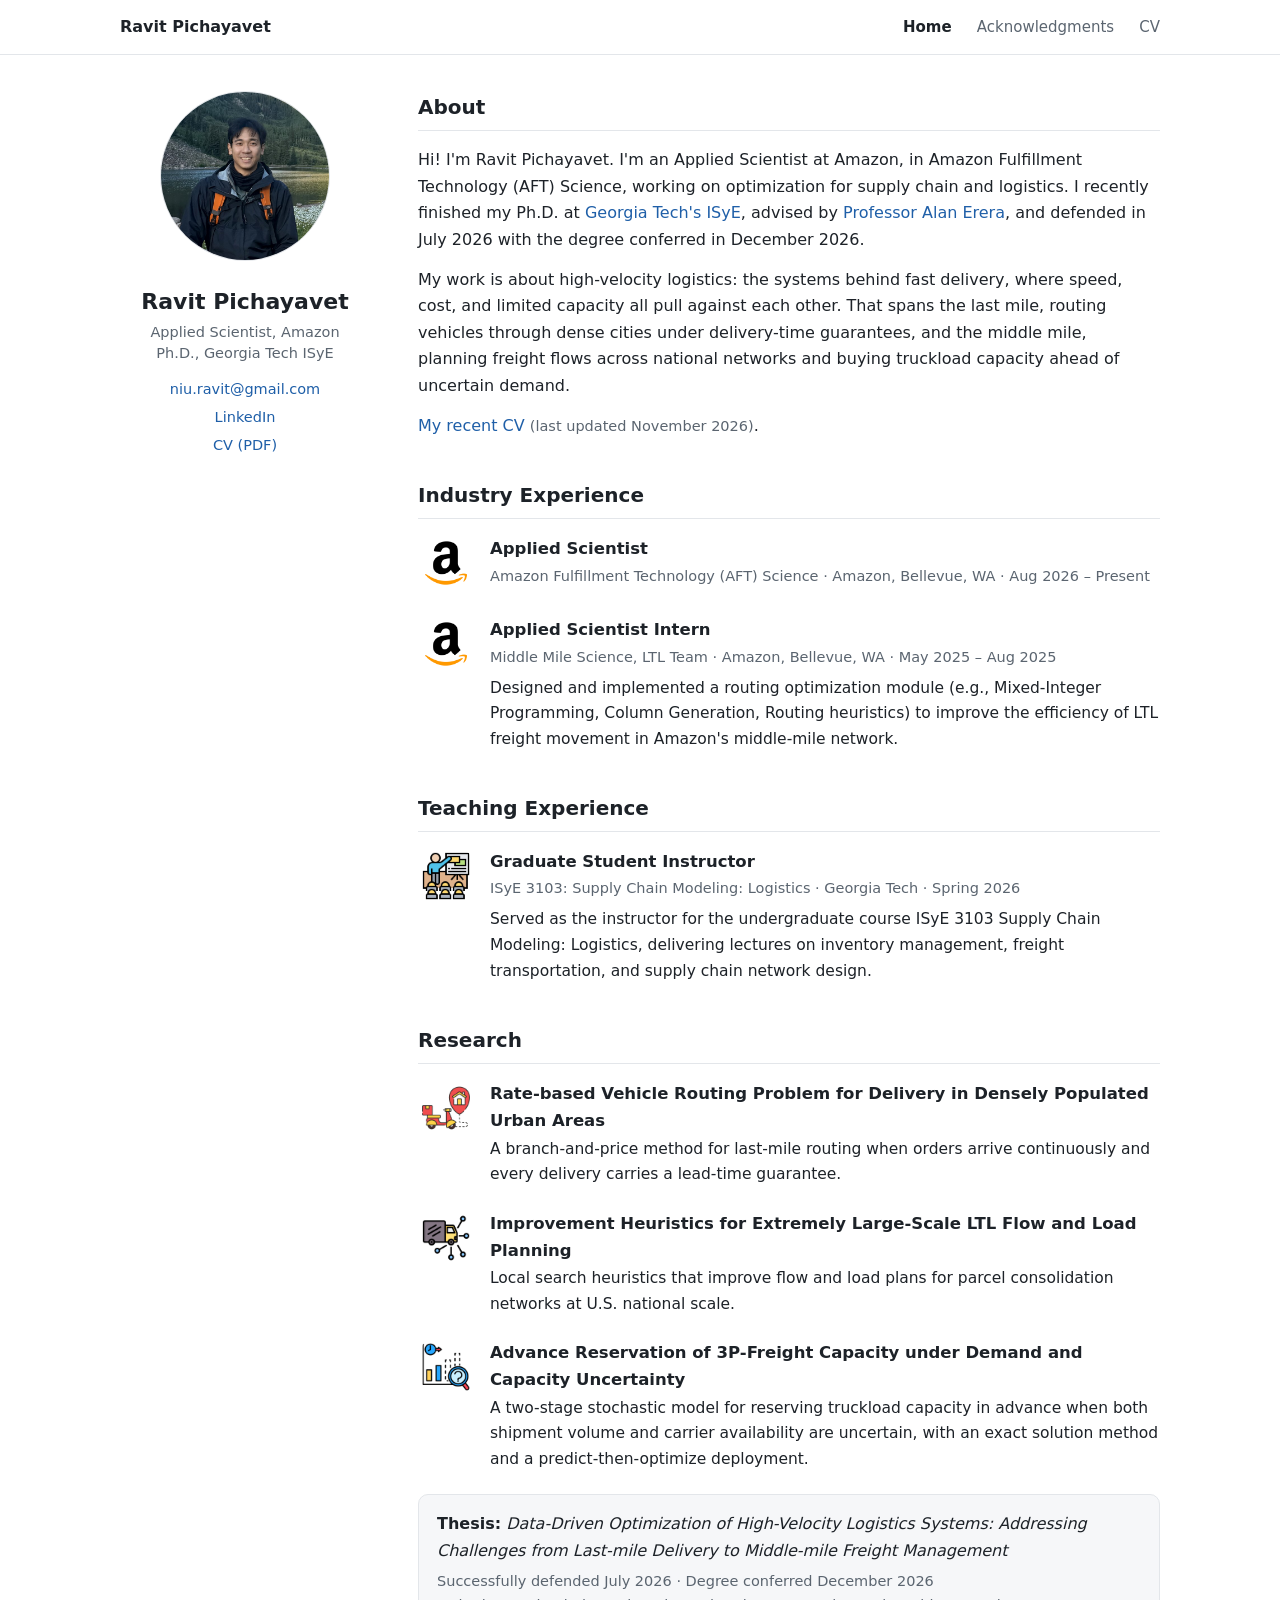
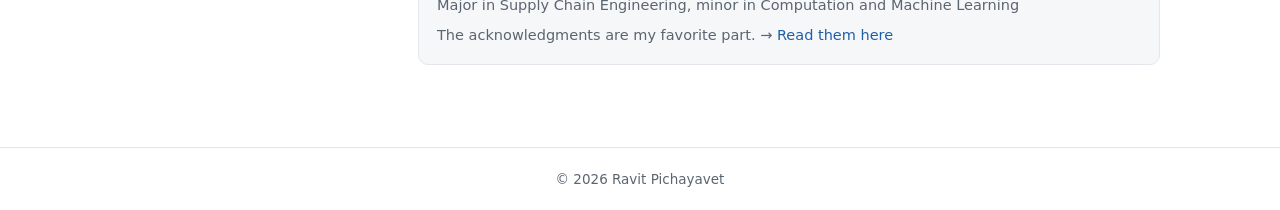
<file: index.html>
<!doctype html>
<html lang="en">
<head>
  <meta charset="utf-8">
  <meta name="viewport" content="width=device-width, initial-scale=1">
  <title>Ravit Pichayavet</title>
  <meta name="description" content="Ravit Pichayavet — Applied Scientist at Amazon. Ph.D., Georgia Tech ISyE. Optimization for supply chain and logistics.">
  <link rel="icon" href="img/profile.jpg">
  <link rel="canonical" href="https://niuravit.github.io/">
  <link rel="stylesheet" href="style.css">
</head>
<body>
  <header class="topbar">
    <div class="topbar-inner">
      <a class="brand" href="./">Ravit Pichayavet</a>
      <nav>
        <a href="./" aria-current="page">Home</a>
        <a href="acknowledgments.html">Acknowledgments</a>
        <a href="cv.pdf">CV</a>
      </nav>
    </div>
  </header>

  <div class="layout">
    <aside class="profile">
      <img src="img/profile.jpg" alt="Ravit Pichayavet">
      <h1>Ravit Pichayavet</h1>
      <p class="role">Applied Scientist, Amazon<br>Ph.D., Georgia Tech ISyE</p>
      <ul class="links">
        <li><a href="mailto:niu.ravit@gmail.com">niu.ravit@gmail.com</a></li>
        <li><a href="https://www.linkedin.com/in/rpichayavet/" target="_blank" rel="noopener">LinkedIn</a></li>
        <li><a href="cv.pdf">CV (PDF)</a></li>
      </ul>
    </aside>

    <main>
      <h2>About</h2>
      <p>Hi! I'm Ravit Pichayavet. I'm an Applied Scientist at Amazon, in Amazon Fulfillment Technology (AFT) Science, working on optimization for supply chain and logistics. I recently finished my Ph.D. at <a href="https://www.isye.gatech.edu/" target="_blank" rel="noopener">Georgia Tech's ISyE</a>, advised by <a href="https://www2.isye.gatech.edu/people/faculty/Alan_Erera/" target="_blank" rel="noopener">Professor Alan Erera</a>, and defended in July 2026 with the degree conferred in December 2026.</p>
      <p>My work is about high-velocity logistics: the systems behind fast delivery, where speed, cost, and limited capacity all pull against each other. That spans the last mile, routing vehicles through dense cities under delivery-time guarantees, and the middle mile, planning freight flows across national networks and buying truckload capacity ahead of uncertain demand.</p>
      <p><a href="cv.pdf">My recent CV</a> <span class="small">(last updated November 2026)</span>.</p>

      <h2>Industry Experience</h2>
      <div class="item">
        <img src="img/amz_logo.png" alt="">
        <div>
          <h3>Applied Scientist</h3>
          <p class="meta">Amazon Fulfillment Technology (AFT) Science · Amazon, Bellevue, WA · Aug 2026 – Present</p>
        </div>
      </div>
      <div class="item">
        <img src="img/amz_logo.png" alt="">
        <div>
          <h3>Applied Scientist Intern</h3>
          <p class="meta">Middle Mile Science, LTL Team · Amazon, Bellevue, WA · May 2025 – Aug 2025</p>
          <p>Designed and implemented a routing optimization module (e.g., Mixed-Integer Programming, Column Generation, Routing heuristics) to improve the efficiency of LTL freight movement in Amazon's middle-mile network.</p>
        </div>
      </div>

      <h2>Teaching Experience</h2>
      <div class="item">
        <img src="img/teaching.png" alt="">
        <div>
          <h3>Graduate Student Instructor</h3>
          <p class="meta">ISyE 3103: Supply Chain Modeling: Logistics · Georgia Tech · Spring 2026</p>
          <p>Served as the instructor for the undergraduate course ISyE 3103 Supply Chain Modeling: Logistics, delivering lectures on inventory management, freight transportation, and supply chain network design.</p>
        </div>
      </div>

      <h2>Research</h2>
      <div class="item">
        <img src="img/delivery-route.png" alt="">
        <div>
          <h3>Rate-based Vehicle Routing Problem for Delivery in Densely Populated Urban Areas</h3>
          <p>A branch-and-price method for last-mile routing when orders arrive continuously and every delivery carries a lead-time guarantee.</p>
        </div>
      </div>
      <div class="item">
        <img src="img/distribution.png" alt="">
        <div>
          <h3>Improvement Heuristics for Extremely Large-Scale LTL Flow and Load Planning</h3>
          <p>Local search heuristics that improve flow and load plans for parcel consolidation networks at U.S. national scale.</p>
        </div>
      </div>
      <div class="item">
        <img src="img/predictive-analysis.png" alt="">
        <div>
          <h3>Advance Reservation of 3P-Freight Capacity under Demand and Capacity Uncertainty</h3>
          <p>A two-stage stochastic model for reserving truckload capacity in advance when both shipment volume and carrier availability are uncertain, with an exact solution method and a predict-then-optimize deployment.</p>
        </div>
      </div>
      <div class="callout">
        <p><strong>Thesis:</strong> <em>Data-Driven Optimization of High-Velocity Logistics Systems: Addressing Challenges from Last-mile Delivery to Middle-mile Freight Management</em></p>
        <p class="small">Successfully defended July 2026 · Degree conferred December 2026<br>Major in Supply Chain Engineering, minor in Computation and Machine Learning</p>
        <p class="small">The acknowledgments are my favorite part. → <a href="acknowledgments.html">Read them here</a></p>
      </div>
    </main>
  </div>

  <footer>© 2026 Ravit Pichayavet</footer>
</body>
</html>
</file>
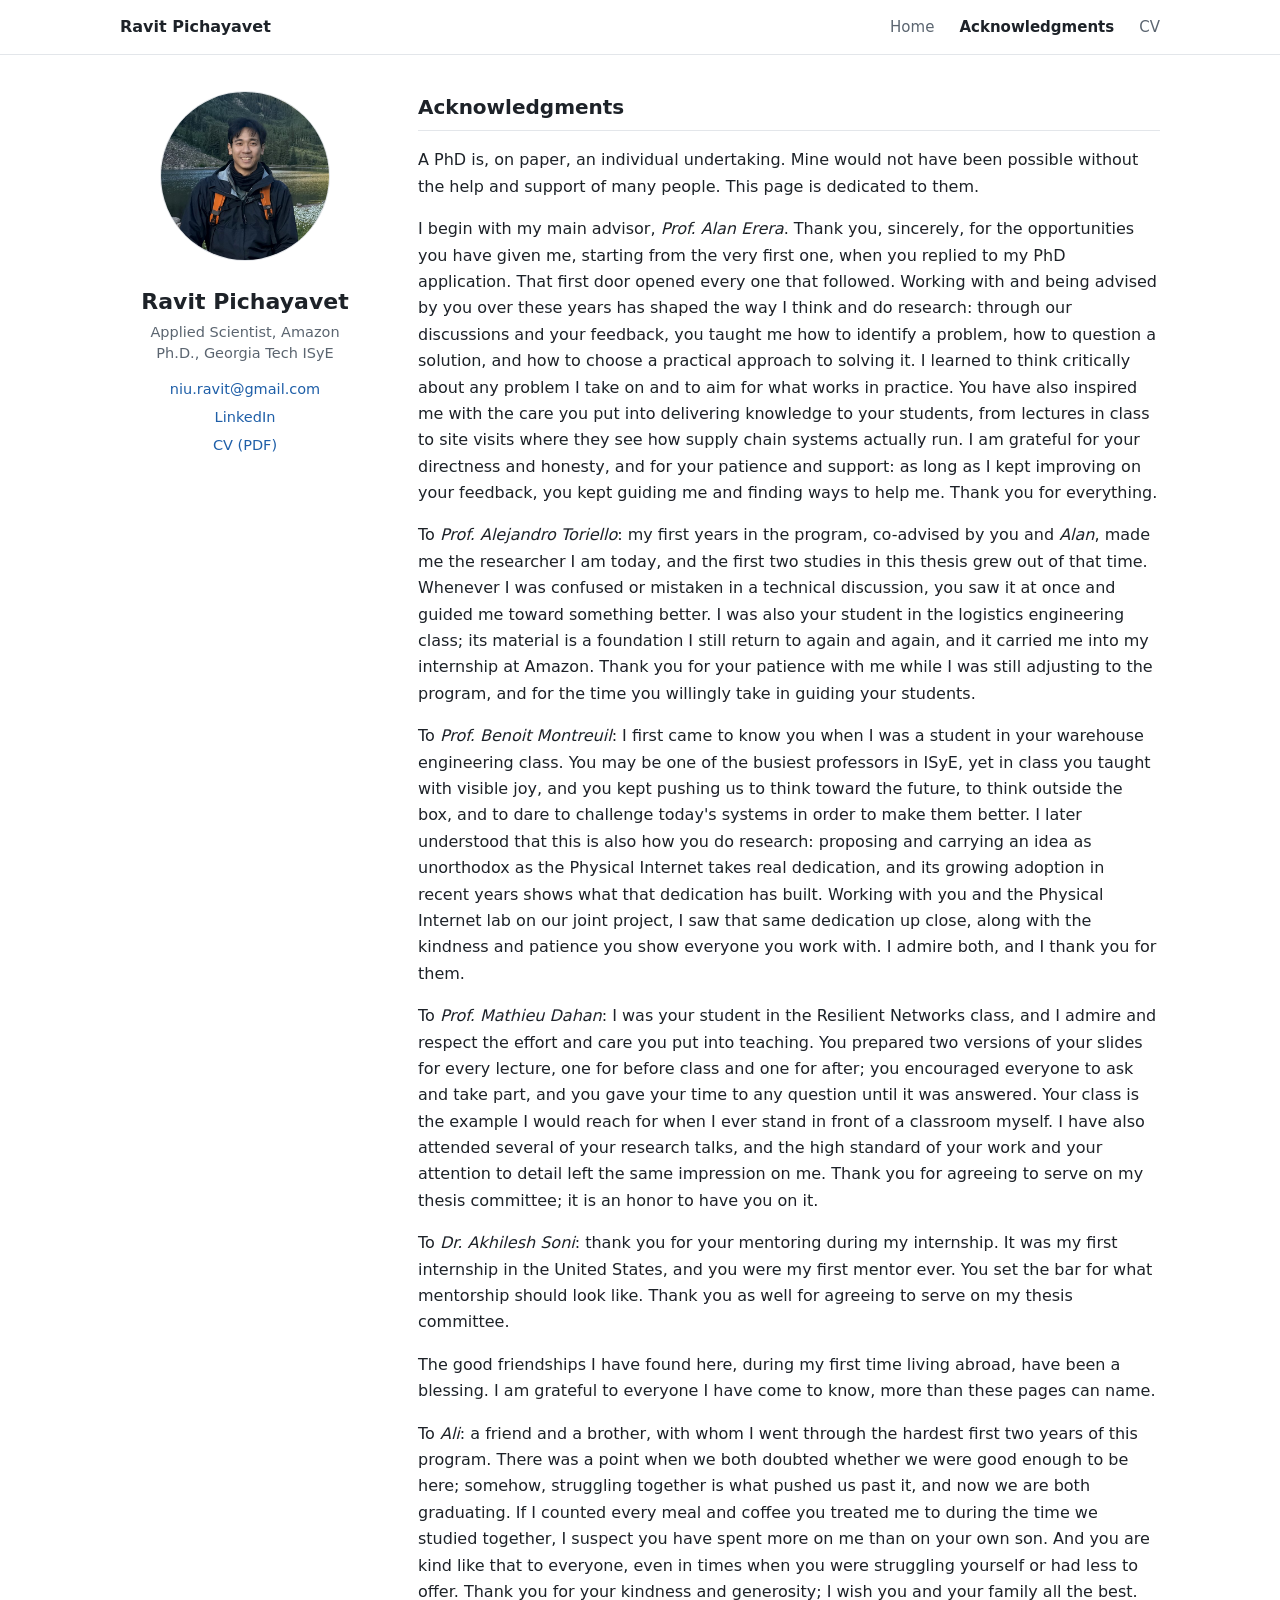
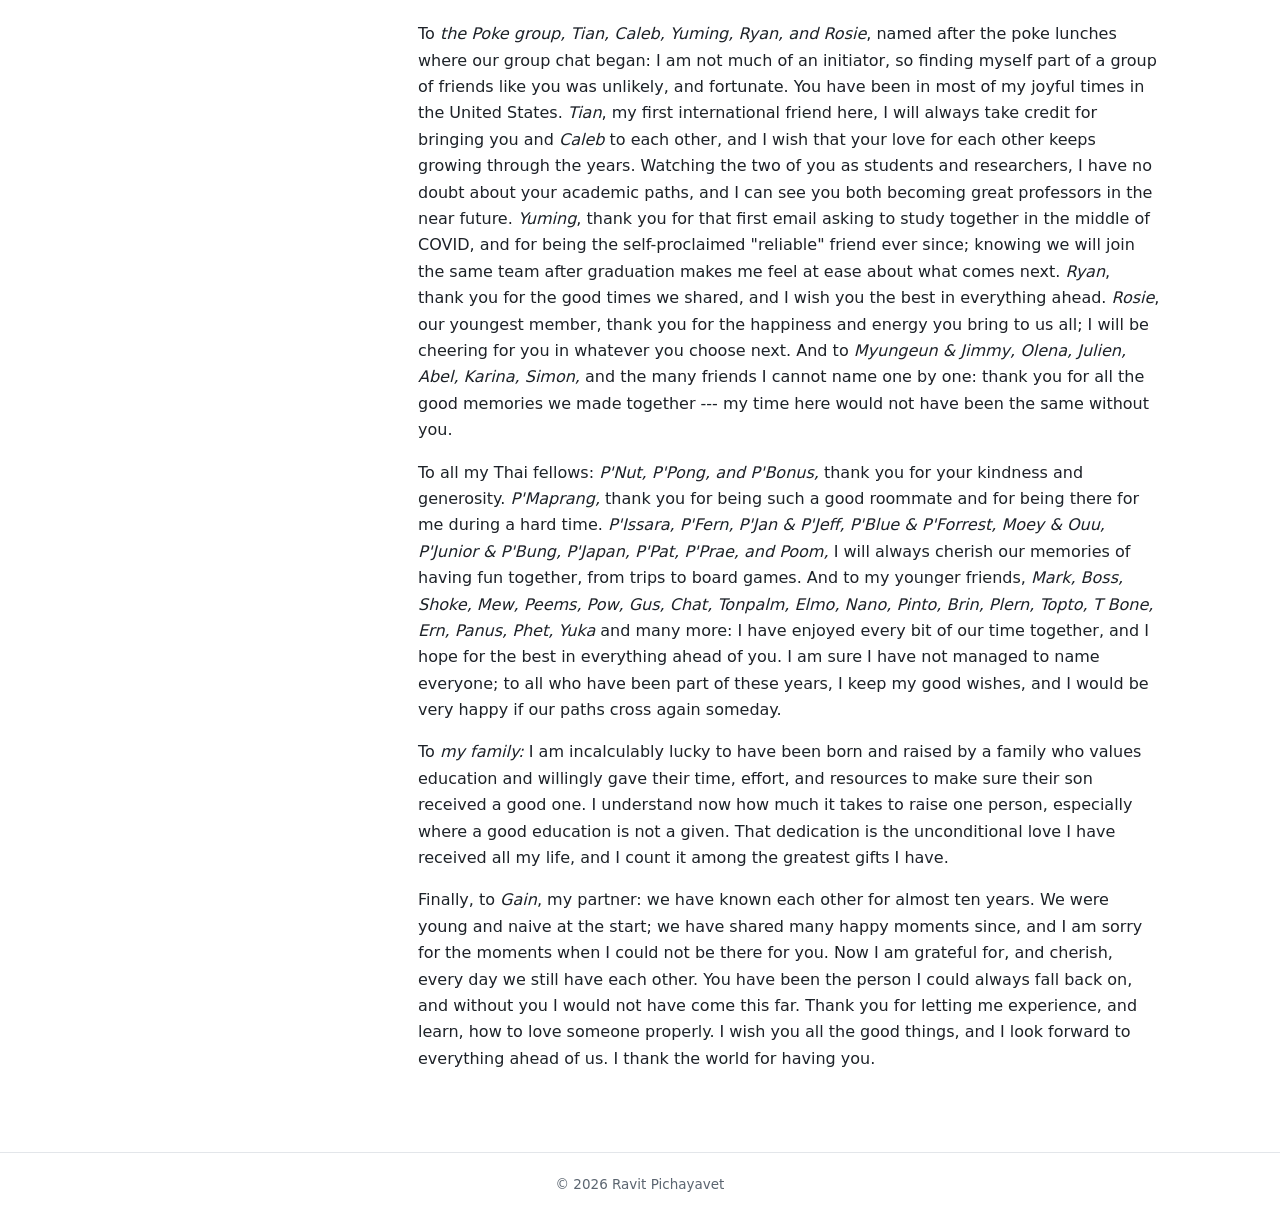
<file: acknowledgments.html>
<!doctype html>
<html lang="en">
<head>
  <meta charset="utf-8">
  <meta name="viewport" content="width=device-width, initial-scale=1">
  <title>Acknowledgments · Ravit Pichayavet</title>
  <meta name="description" content="Ravit Pichayavet — Applied Scientist at Amazon. Ph.D., Georgia Tech ISyE. Optimization for supply chain and logistics.">
  <link rel="icon" href="img/profile.jpg">
  <link rel="canonical" href="https://niuravit.github.io/acknowledgments.html">
  <link rel="stylesheet" href="style.css">
</head>
<body>
  <header class="topbar">
    <div class="topbar-inner">
      <a class="brand" href="./">Ravit Pichayavet</a>
      <nav>
        <a href="./">Home</a>
        <a href="acknowledgments.html" aria-current="page">Acknowledgments</a>
        <a href="cv.pdf">CV</a>
      </nav>
    </div>
  </header>

  <div class="layout">
    <aside class="profile">
      <img src="img/profile.jpg" alt="Ravit Pichayavet">
      <h1>Ravit Pichayavet</h1>
      <p class="role">Applied Scientist, Amazon<br>Ph.D., Georgia Tech ISyE</p>
      <ul class="links">
        <li><a href="mailto:niu.ravit@gmail.com">niu.ravit@gmail.com</a></li>
        <li><a href="https://www.linkedin.com/in/rpichayavet/" target="_blank" rel="noopener">LinkedIn</a></li>
        <li><a href="cv.pdf">CV (PDF)</a></li>
      </ul>
    </aside>

    <main class="prose">
      <h2>Acknowledgments</h2>
      <p>A PhD is, on paper, an individual undertaking. Mine would not have been possible without the help and support of many people. This page is dedicated to them.</p>
      <p>I begin with my main advisor, <em>Prof. Alan Erera</em>. Thank you, sincerely, for the opportunities you have given me, starting from the very first one, when you replied to my PhD application. That first door opened every one that followed. Working with and being advised by you over these years has shaped the way I think and do research: through our discussions and your feedback, you taught me how to identify a problem, how to question a solution, and how to choose a practical approach to solving it. I learned to think critically about any problem I take on and to aim for what works in practice. You have also inspired me with the care you put into delivering knowledge to your students, from lectures in class to site visits where they see how supply chain systems actually run. I am grateful for your directness and honesty, and for your patience and support: as long as I kept improving on your feedback, you kept guiding me and finding ways to help me. Thank you for everything.</p>
      <p>To <em>Prof. Alejandro Toriello</em>: my first years in the program, co-advised by you and <em>Alan</em>, made me the researcher I am today, and the first two studies in this thesis grew out of that time. Whenever I was confused or mistaken in a technical discussion, you saw it at once and guided me toward something better. I was also your student in the logistics engineering class; its material is a foundation I still return to again and again, and it carried me into my internship at Amazon. Thank you for your patience with me while I was still adjusting to the program, and for the time you willingly take in guiding your students.</p>
      <p>To <em>Prof. Benoit Montreuil</em>: I first came to know you when I was a student in your warehouse engineering class. You may be one of the busiest professors in ISyE, yet in class you taught with visible joy, and you kept pushing us to think toward the future, to think outside the box, and to dare to challenge today&#x27;s systems in order to make them better. I later understood that this is also how you do research: proposing and carrying an idea as unorthodox as the Physical Internet takes real dedication, and its growing adoption in recent years shows what that dedication has built. Working with you and the Physical Internet lab on our joint project, I saw that same dedication up close, along with the kindness and patience you show everyone you work with. I admire both, and I thank you for them.</p>
      <p>To <em>Prof. Mathieu Dahan</em>: I was your student in the Resilient Networks class, and I admire and respect the effort and care you put into teaching. You prepared two versions of your slides for every lecture, one for before class and one for after; you encouraged everyone to ask and take part, and you gave your time to any question until it was answered. Your class is the example I would reach for when I ever stand in front of a classroom myself. I have also attended several of your research talks, and the high standard of your work and your attention to detail left the same impression on me. Thank you for agreeing to serve on my thesis committee; it is an honor to have you on it.</p>
      <p>To <em>Dr. Akhilesh Soni</em>: thank you for your mentoring during my internship. It was my first internship in the United States, and you were my first mentor ever. You set the bar for what mentorship should look like. Thank you as well for agreeing to serve on my thesis committee.</p>
      <p>The good friendships I have found here, during my first time living abroad, have been a blessing. I am grateful to everyone I have come to know, more than these pages can name.</p>
      <p>To <em>Ali</em>: a friend and a brother, with whom I went through the hardest first two years of this program. There was a point when we both doubted whether we were good enough to be here; somehow, struggling together is what pushed us past it, and now we are both graduating. If I counted every meal and coffee you treated me to during the time we studied together, I suspect you have spent more on me than on your own son. And you are kind like that to everyone, even in times when you were struggling yourself or had less to offer. Thank you for your kindness and generosity; I wish you and your family all the best.</p>
      <p>To <em>the Poke group, Tian, Caleb, Yuming, Ryan, and Rosie</em>, named after the poke lunches where our group chat began: I am not much of an initiator, so finding myself part of a group of friends like you was unlikely, and fortunate. You have been in most of my joyful times in the United States. <em>Tian</em>, my first international friend here, I will always take credit for bringing you and <em>Caleb</em> to each other, and I wish that your love for each other keeps growing through the years. Watching the two of you as students and researchers, I have no doubt about your academic paths, and I can see you both becoming great professors in the near future. <em>Yuming</em>, thank you for that first email asking to study together in the middle of COVID, and for being the self-proclaimed &quot;reliable&quot; friend ever since; knowing we will join the same team after graduation makes me feel at ease about what comes next. <em>Ryan</em>, thank you for the good times we shared, and I wish you the best in everything ahead. <em>Rosie</em>, our youngest member, thank you for the happiness and energy you bring to us all; I will be cheering for you in whatever you choose next. And to <em>Myungeun &amp; Jimmy, Olena, Julien, Abel, Karina, Simon, </em>and the many friends I cannot name one by one: thank you for all the good memories we made together --- my time here would not have been the same without you.</p>
      <p>To all my Thai fellows: <em>P&#x27;Nut, P&#x27;Pong, and P&#x27;Bonus,</em> thank you for your kindness and generosity. <em>P&#x27;Maprang,</em> thank you for being such a good roommate and for being there for me during a hard time. <em>P&#x27;Issara, P&#x27;Fern, P&#x27;Jan &amp; P&#x27;Jeff, P&#x27;Blue &amp; P&#x27;Forrest, Moey &amp; Ouu, P&#x27;Junior &amp; P&#x27;Bung, P&#x27;Japan, P&#x27;Pat, P&#x27;Prae, and Poom,</em> I will always cherish our memories of having fun together, from trips to board games. And to my younger friends, <em>Mark, Boss, Shoke, Mew, Peems, Pow, Gus, Chat, Tonpalm, Elmo, Nano, Pinto, Brin, Plern, Topto, T Bone, Ern, Panus, Phet, Yuka </em>and many more: I have enjoyed every bit of our time together, and I hope for the best in everything ahead of you. I am sure I have not managed to name everyone; to all who have been part of these years, I keep my good wishes, and I would be very happy if our paths cross again someday.</p>
      <p>To <em>my family:</em> I am incalculably lucky to have been born and raised by a family who values education and willingly gave their time, effort, and resources to make sure their son received a good one. I understand now how much it takes to raise one person, especially where a good education is not a given. That dedication is the unconditional love I have received all my life, and I count it among the greatest gifts I have.</p>
      <p>Finally, to <em>Gain</em>, my partner: we have known each other for almost ten years. We were young and naive at the start; we have shared many happy moments since, and I am sorry for the moments when I could not be there for you. Now I am grateful for, and cherish, every day we still have each other. You have been the person I could always fall back on, and without you I would not have come this far. Thank you for letting me experience, and learn, how to love someone properly. I wish you all the good things, and I look forward to everything ahead of us. I thank the world for having you.</p>
    </main>
  </div>

  <footer>© 2026 Ravit Pichayavet</footer>
</body>
</html>
</file>
<file: style.css>
:root {
  --bg: #ffffff;
  --surface: #f6f7f9;
  --text: #1d2228;
  --muted: #5b6570;
  --accent: #1f5fa8;
  --border: #e3e6ea;
  --maxw: 1080px;
}
@media (prefers-color-scheme: dark) {
  :root {
    --bg: #14171b;
    --surface: #1c2026;
    --text: #e6e9ed;
    --muted: #9aa4af;
    --accent: #7fb2ef;
    --border: #2c323a;
  }
}

* { box-sizing: border-box; }
html { -webkit-text-size-adjust: 100%; }
body {
  margin: 0;
  background: var(--bg);
  color: var(--text);
  font: 16px/1.65 "Inter", system-ui, -apple-system, "Segoe UI", Roboto, sans-serif;
}
a { color: var(--accent); text-decoration: none; }
a:hover { text-decoration: underline; }

/* Top bar */
.topbar { border-bottom: 1px solid var(--border); }
.topbar-inner {
  max-width: var(--maxw); margin: 0 auto; padding: 14px 20px;
  display: flex; justify-content: space-between; align-items: center; gap: 16px;
}
.brand { font-weight: 600; color: var(--text); }
.topbar nav a { margin-left: 20px; color: var(--muted); font-size: 15px; }
.topbar nav a[aria-current="page"] { color: var(--text); font-weight: 600; }

/* Layout */
.layout {
  max-width: var(--maxw); margin: 0 auto; padding: 36px 20px 64px;
  display: grid; grid-template-columns: 250px 1fr; gap: 48px;
}
.profile { position: sticky; top: 24px; align-self: start; text-align: center; }
.profile img {
  width: 170px; height: 170px; border-radius: 50%; object-fit: cover;
  border: 1px solid var(--border);
}
.profile h1 { font-size: 22px; margin: 14px 0 2px; }
.profile .role { color: var(--muted); font-size: 14.5px; margin: 0 0 14px; line-height: 1.45; }
.profile .links { list-style: none; padding: 0; margin: 0; font-size: 14.5px; }
.profile .links li { margin: 4px 0; }

main h2 {
  font-size: 20px; margin: 40px 0 16px; padding-bottom: 6px;
  border-bottom: 1px solid var(--border);
}
main h2:first-child { margin-top: 0; }
main p { margin: 0 0 14px; }

.callout {
  background: var(--surface); border: 1px solid var(--border);
  border-radius: 10px; padding: 16px 18px; margin: 18px 0;
}
.callout p { margin: 0 0 6px; }
.callout p:last-child { margin-bottom: 0; }
.small { font-size: 14.5px; color: var(--muted); }

/* Experience / research cards */
.item { display: grid; grid-template-columns: 56px 1fr; gap: 16px; margin-bottom: 22px; }
.item img { width: 56px; height: 56px; object-fit: contain; border-radius: 8px; background: #fff; padding: 4px; }
.item h3 { font-size: 16.5px; margin: 0 0 2px; }
.item .meta { color: var(--muted); font-size: 14.5px; margin: 0 0 6px; }
.item p { margin: 0; font-size: 15.5px; }

/* Acknowledgments reading column */
.prose p { margin-bottom: 16px; }

footer {
  border-top: 1px solid var(--border); color: var(--muted); font-size: 13.5px;
  text-align: center; padding: 20px;
}

@media (max-width: 760px) {
  .layout { grid-template-columns: 1fr; gap: 28px; padding: 24px 16px 48px; }
  .profile { position: static; }
  .profile img { width: 130px; height: 130px; }
  .topbar-inner { padding: 12px 16px; flex-wrap: wrap; }
  .topbar nav a { margin-left: 0; margin-right: 14px; }
}
main, .profile { min-width: 0; overflow-wrap: anywhere; }
</file>
